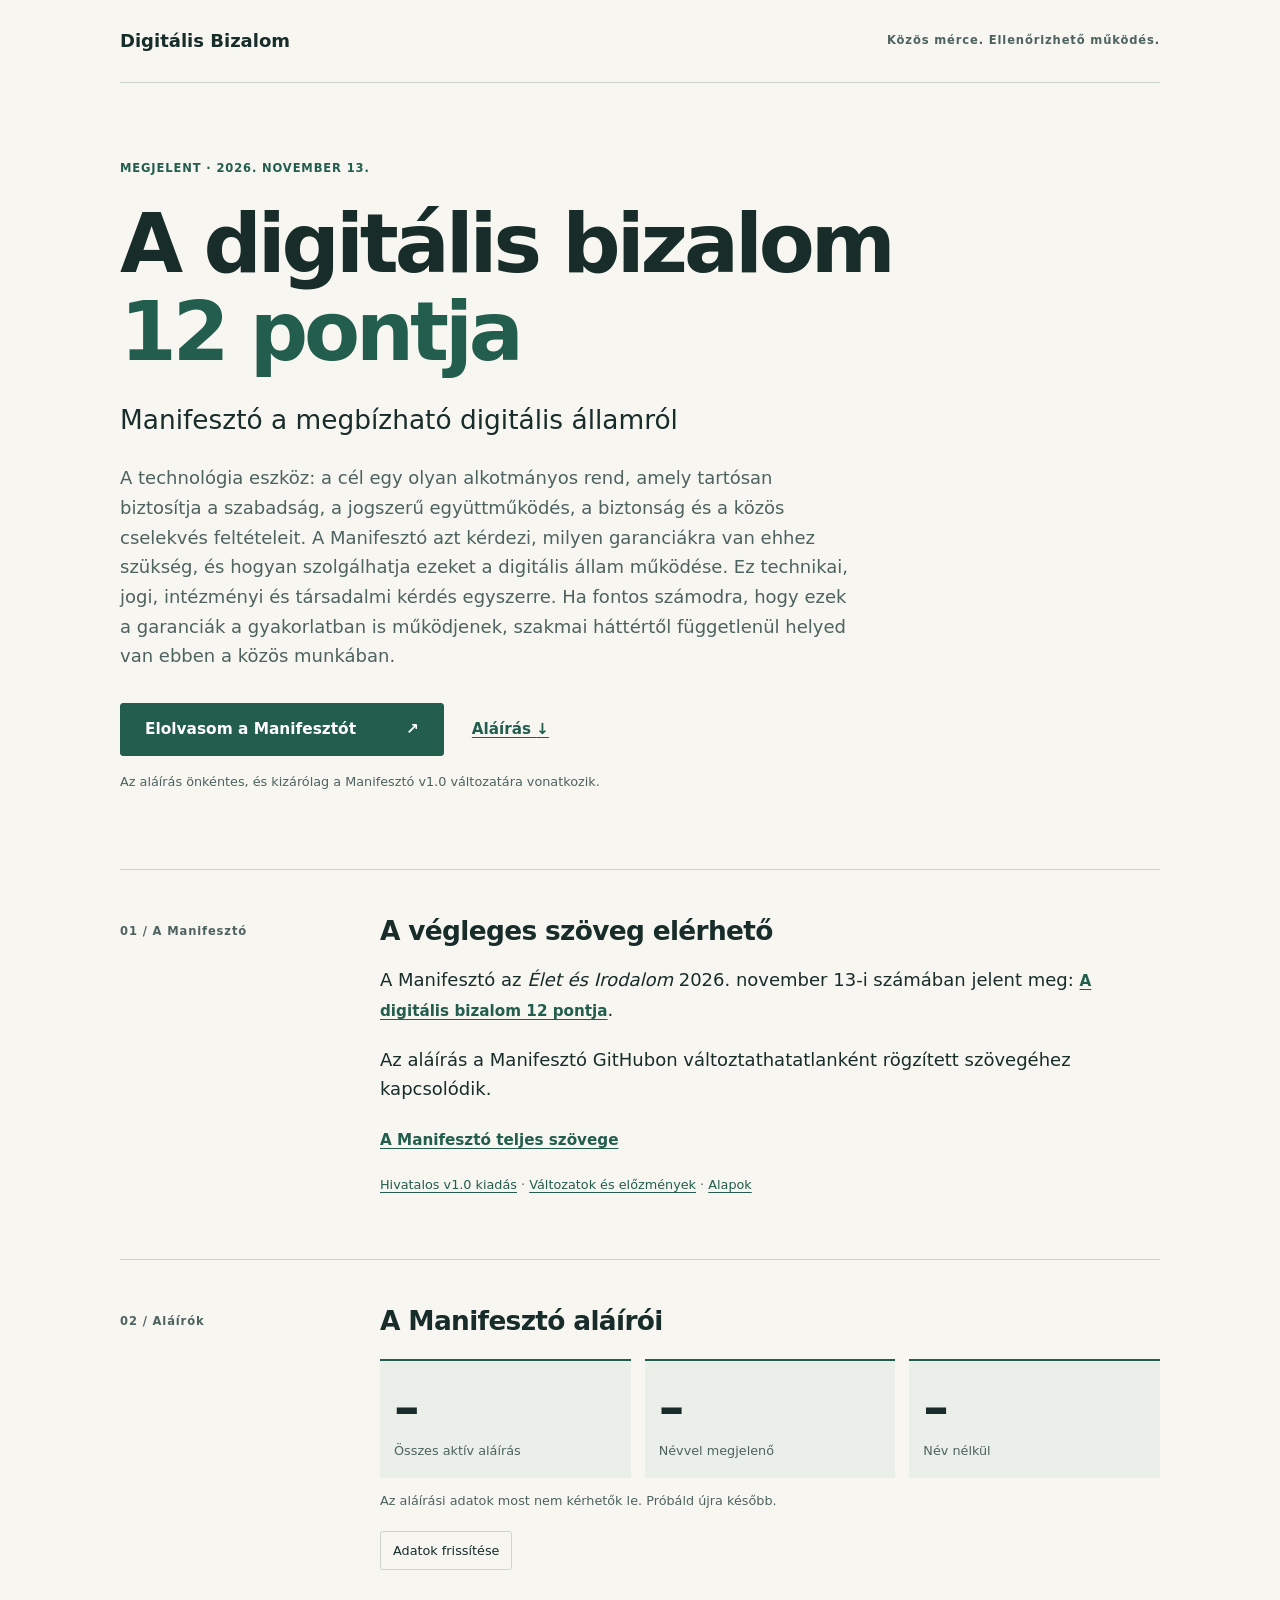
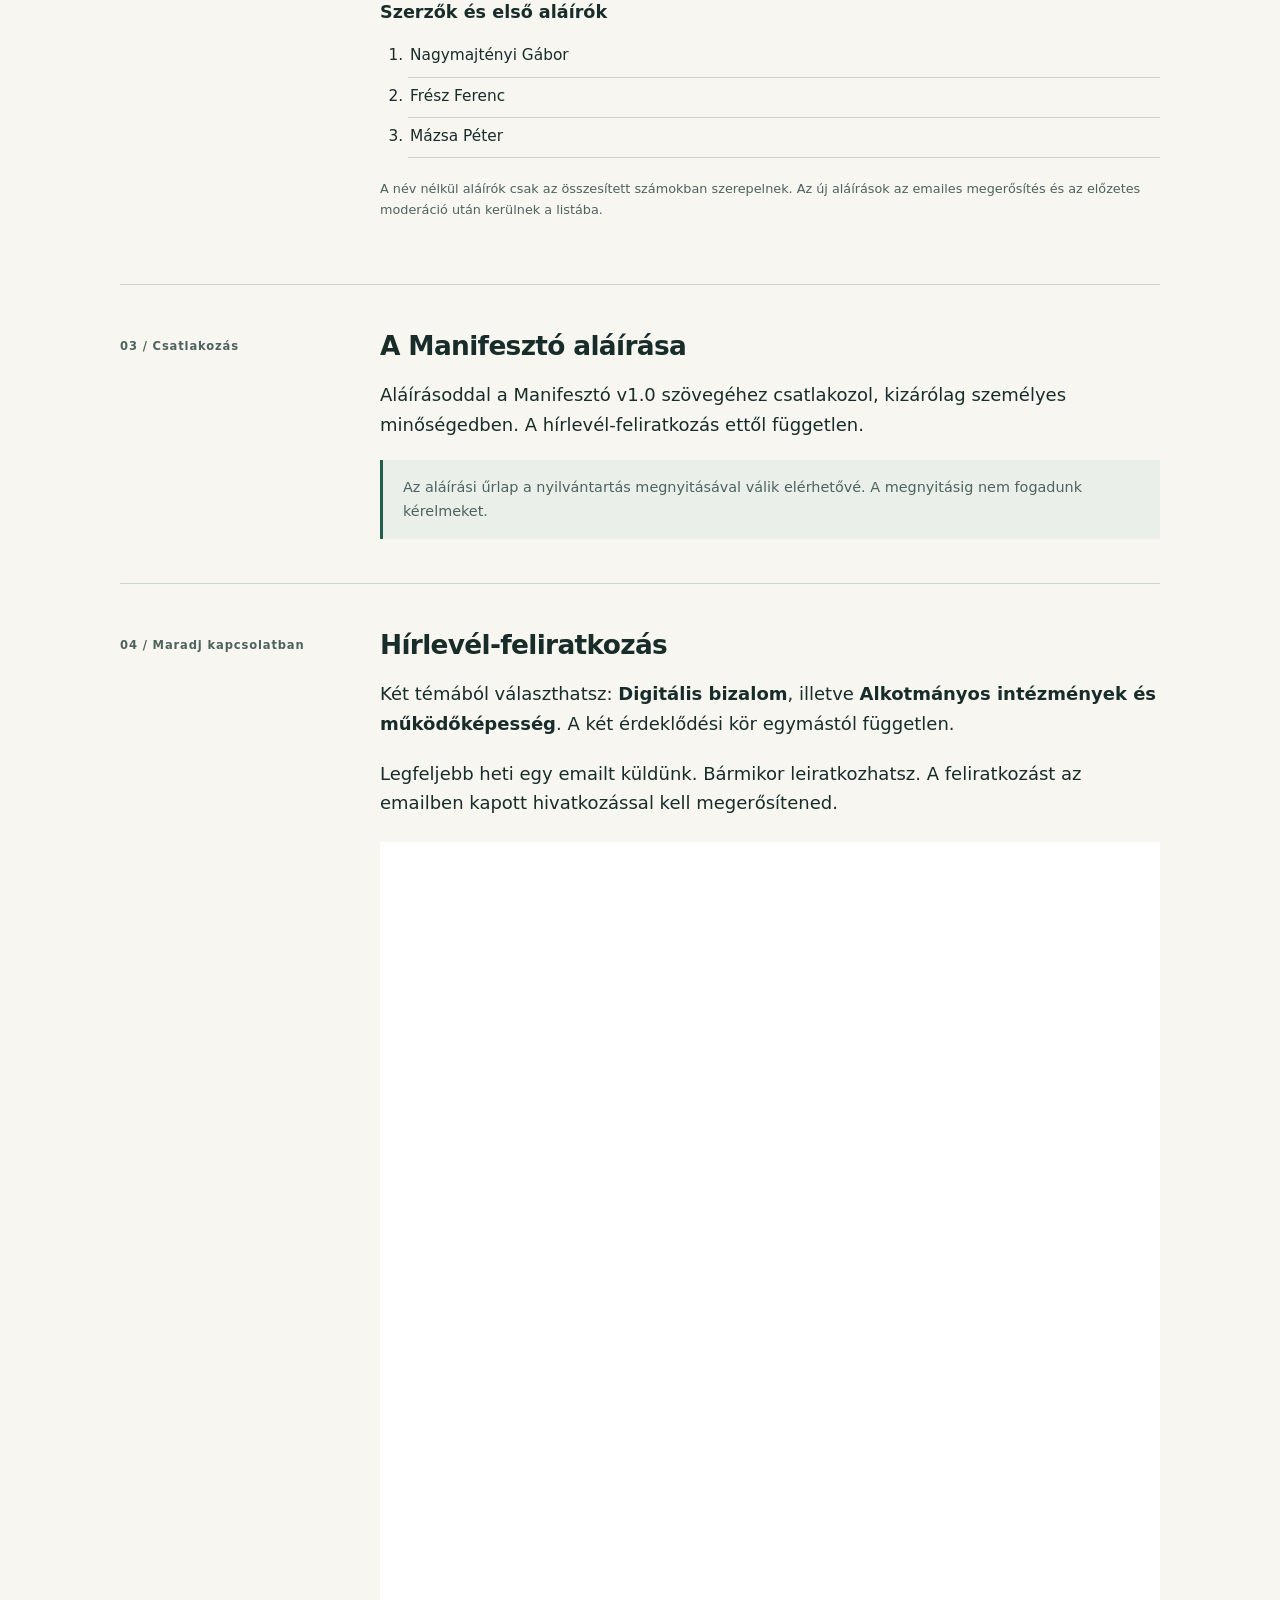
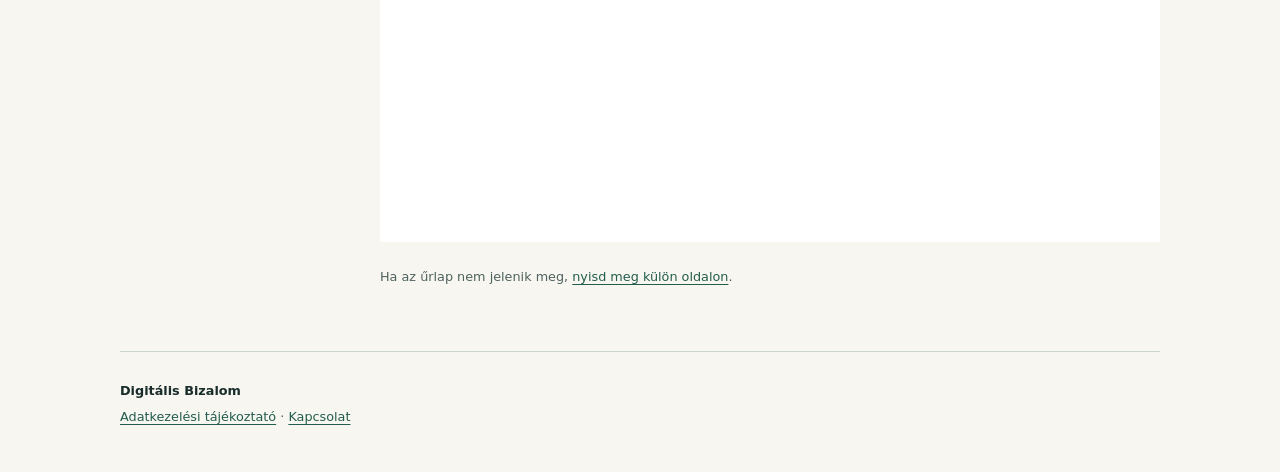
<file: index.html>
<!doctype html>
<html lang="hu">
<head>
  <meta charset="utf-8">
  <meta name="viewport" content="width=device-width, initial-scale=1">
  <title>A digitális bizalom 12 pontja · Digitális Bizalom</title>
  <meta name="description" content="A digitális bizalom 12 pontja: a Manifesztó végleges v1.0 szövege, szerzői, nyilvános aláírásai és hírlevél-feliratkozás.">
  <meta name="referrer" content="no-referrer">
  <meta http-equiv="Content-Security-Policy" content="default-src 'none'; script-src 'self' https://challenges.cloudflare.com; style-src 'self'; img-src 'self' https://challenges.cloudflare.com; connect-src 'self' https://digitalis-bizalom-signatures-api.mazsa-peter.workers.dev https://challenges.cloudflare.com; frame-src https://0edb92d4.sibforms.com https://challenges.cloudflare.com; base-uri 'none'; form-action 'none'; object-src 'none'; upgrade-insecure-requests">
  <link rel="stylesheet" href="assets/style.css?v=20261113-12">
  <link rel="icon" href="assets/icon.svg" type="image/svg+xml">
  <script src="assets/site-config.js?v=20261113-12" defer></script>
  <script src="assets/site.js?v=20261113-12" defer></script>
</head>
<body>
  <a class="skip" href="#tartalom">Ugrás a tartalomra</a>
  <header class="masthead wrap"><a class="brand" href="./">Digitális Bizalom</a><span class="edition">Közös mérce. Ellenőrizhető működés.</span></header>
  <main id="tartalom" class="wrap">
    <section class="hero" aria-labelledby="cim">
      <p class="eyebrow">Megjelent · 2026. november 13.</p>
      <h1 id="cim">A digitális bizalom<br><span>12 pontja</span></h1>
      <p class="subtitle">Manifesztó a megbízható digitális államról</p>
      <p class="intro">A technológia eszköz: a cél egy olyan alkotmányos rend, amely tartósan biztosítja a szabadság, a jogszerű együttműködés, a biztonság és a közös cselekvés feltételeit. A Manifesztó azt kérdezi, milyen garanciákra van ehhez szükség, és hogyan szolgálhatja ezeket a digitális állam működése. Ez technikai, jogi, intézményi és társadalmi kérdés egyszerre. Ha fontos számodra, hogy ezek a garanciák a gyakorlatban is működjenek, szakmai háttértől függetlenül helyed van ebben a közös munkában.</p>
      <div class="actions">
        <a class="button" href="https://github.com/digitalis-bizalom/manifesto/blob/350e31e44adb856132e9d96c203ecbd715120953/manifesto.md">Elolvasom a Manifesztót <span aria-hidden="true">↗</span></a>
        <a class="text-link" href="#alairas">Aláírás <span aria-hidden="true">↓</span></a>
      </div>
      <p class="small">Az aláírás önkéntes, és kizárólag a Manifesztó v1.0 változatára vonatkozik.</p>
    </section>
    <section id="manifesto" class="section" aria-labelledby="manifesto-cim">
      <div class="section-label">01 / A Manifesztó</div>
      <div>
        <h2 id="manifesto-cim">A végleges szöveg elérhető</h2>
        <p>A Manifesztó az <em>Élet és Irodalom</em> 2026. november 13-i számában jelent meg: <a class="text-link" href="https://www.es.hu/cikk/2026-11-13/fresz-ferenc-mazsa-peter-nagymajtenyi-gabor/a-digitalis-bizalom-12-pontja.html"><strong>A digitális bizalom 12 pontja</strong></a>.</p>
        <p>Az aláírás a Manifesztó GitHubon változtathatatlanként rögzített szövegéhez kapcsolódik.</p>
        <p><a class="text-link" href="https://github.com/digitalis-bizalom/manifesto/blob/350e31e44adb856132e9d96c203ecbd715120953/manifesto.md">A Manifesztó teljes szövege</a></p>
        <p class="small"><a href="https://github.com/digitalis-bizalom/manifesto/releases/tag/v1.0">Hivatalos v1.0 kiadás</a> · <a href="https://github.com/digitalis-bizalom/manifesto">Változatok és előzmények</a> · <a href="https://github.com/digitalis-bizalom/alapok">Alapok</a></p>
      </div>
    </section>
    <section id="alairasok" class="section" aria-labelledby="alairasok-cim">
      <div class="section-label">02 / Aláírók</div>
      <div>
        <h2 id="alairasok-cim">A Manifesztó aláírói</h2>
        <div class="stats" aria-label="Aláírások száma">
          <div class="stat"><span id="stat-total" class="stat-number" aria-label="Összes aktív aláírás">–</span><span class="stat-label">Összes aktív aláírás</span></div>
          <div class="stat"><span id="stat-visible" class="stat-number" aria-label="Névvel megjelenő aláírás">–</span><span class="stat-label">Névvel megjelenő</span></div>
          <div class="stat"><span id="stat-hidden" class="stat-number" aria-label="Név nélkül nyilvántartott aláírás">–</span><span class="stat-label">Név nélkül</span></div>
        </div>
        <p id="public-status" class="small" role="status" aria-live="polite">Az aláírások nyilvános nyilvántartása még nincs megnyitva.</p>
        <div class="public-actions"><button type="button" id="refresh-public" class="plain-button">Adatok frissítése</button><span class="small" id="public-updated"></span></div>
        <div id="authors-static">
          <h3>Szerzők és első aláírók</h3>
          <ol class="name-list"><li>Nagymajtényi Gábor</li><li>Frész Ferenc</li><li>Mázsa Péter</li></ol>
        </div>
        <div id="public-list" hidden>
          <h3 id="founders-heading">Szerzők és első aláírók</h3>
          <ol id="founders-live" class="name-list"></ol>
          <div id="others-block" hidden><h3>További nyilvános aláírók</h3><ol id="others-live" class="name-list"></ol></div>
          <button id="more-signatories" class="plain-button" type="button" hidden>További aláírók betöltése</button>
        </div>
        <p class="small">A név nélkül aláírók csak az összesített számokban szerepelnek. Az új aláírások az emailes megerősítés és az előzetes moderáció után kerülnek a listába.</p>
      </div>
    </section>
    <section id="alairas" class="section" aria-labelledby="alairas-cim">
      <div class="section-label">03 / Csatlakozás</div>
      <div>
        <h2 id="alairas-cim">A Manifesztó aláírása</h2>
        <p>Aláírásoddal a Manifesztó v1.0 szövegéhez csatlakozol, kizárólag személyes minőségedben. A hírlevél-feliratkozás ettől független.</p>
        <div id="signature-closed" class="notice" role="status">Az aláírási űrlap a nyilvántartás megnyitásával válik elérhetővé. A megnyitásig nem fogadunk kérelmeket.</div>
        <div id="signature-open" hidden>
          <form id="signature-form" class="signature-form" novalidate>
            <fieldset><legend class="form-legend">Aláíró adatai</legend>
              <div class="form-grid">
                <div class="form-field"><label for="family-name">Családi név <span aria-hidden="true">*</span></label><input id="family-name" name="family_name" type="text" autocomplete="family-name" maxlength="80" required></div>
                <div class="form-field"><label for="given-name">Utónév <span aria-hidden="true">*</span></label><input id="given-name" name="given_name" type="text" autocomplete="given-name" maxlength="80" required></div>
              </div>
              <div class="form-field"><label for="email">Email-cím <span aria-hidden="true">*</span></label><input id="email" name="email" type="email" autocomplete="email" maxlength="254" required><p class="field-hint">Az email-cím nem nyilvános. Ide küldjük az egyszer használható megerősítő kódot.</p></div>
              <div class="form-grid">
                <div class="form-field"><label for="profession">Szakmai minőség <span class="optional">(opcionális)</span></label><input id="profession" name="profession" type="text" maxlength="120"></div>
                <div class="form-field"><label for="affiliation">Intézményi kötődés <span class="optional">(opcionális)</span></label><input id="affiliation" name="affiliation" type="text" maxlength="120"></div>
              </div>
              <p class="field-hint">A szakmai és intézményi adatok nem jelentenek intézményi képviseletet. Közzétételükhöz külön hozzájárulás szükséges.</p>
            </fieldset>
            <fieldset class="choices"><legend class="form-legend">Hogyan jelenjen meg a neved? <span aria-hidden="true">*</span></legend>
              <p class="field-hint">Egyik lehetőség sincs előre kiválasztva.</p>
              <label class="choice"><input type="radio" name="display_mode" value="full" required>Teljes név (például Nagy Gyöngyi)</label>
              <label class="choice"><input type="radio" name="display_mode" value="initial" required>Részlegesen kitakart családi név (például N. Gyöngyi)</label>
              <label class="choice"><input type="radio" name="display_mode" value="none" required>Ne jelenjen meg a nevem (csak az összesített számba számítson)</label>
              <div id="extra-public-options" class="optional-choices" hidden>
                <label class="choice"><input id="publish-profession" type="checkbox" name="publish_profession">Hozzájárulok a szakmai minőségem nyilvános megjelenítéséhez, ha megadtam.</label>
                <label class="choice"><input id="publish-affiliation" type="checkbox" name="publish_affiliation">Hozzájárulok az intézményi kötődésem nyilvános megjelenítéséhez, ha megadtam.</label>
              </div>
            </fieldset>
            <fieldset class="choices"><legend class="form-legend">Nyilatkozatok</legend>
              <label class="choice"><input id="accept-statement" type="checkbox" name="accept_statement" required>Elolvastam és önkéntesen aláírom <a href="https://github.com/digitalis-bizalom/manifesto/blob/350e31e44adb856132e9d96c203ecbd715120953/manifesto.md" target="_blank" rel="noopener noreferrer">a Manifesztó v1.0 rögzített szövegét</a>. Az aláírás személyes minőségben történik, és nem terjed ki automatikusan későbbi változatokra.</label>
              <label class="choice"><input id="consent-processing" type="checkbox" name="consent_processing" required>Kifejezetten hozzájárulok az aláírásomhoz kapcsolódó személyes adataim kezeléséhez, beleértve azt az esetet is, ha az aláírás politikai véleményre utaló különleges személyes adatnak minősül (GDPR 6. cikk (1) a) és 9. cikk (2) a)). Az <a href="adatkezeles/" target="_blank" rel="noopener noreferrer">adatkezelési tájékoztatót</a> megismertem.</label>
            </fieldset>
            <p class="small">Az aláírás nyilvános megjelenését az emailes megerősítés és a moderáció előzi meg. A hozzájárulás bármikor visszavonható: <a href="mailto:digitalis-bizalom@alkotmany.org">digitalis-bizalom@alkotmany.org</a>.</p>
            <div class="turnstile-holder" id="turnstile-widget" aria-label="Automatizált beküldések elleni ellenőrzés"></div>
            <button type="submit" id="signature-submit" class="button">Aláírási kérelem beküldése</button>
            <p id="signature-feedback" role="status" aria-live="polite" class="feedback" tabindex="-1"></p>
          </form>
          <div class="confirmation-block" id="confirmation-box">
            <h3>Emailes megerősítés</h3>
            <p>A kapott kódot itt adhatod meg. A kód 30 percig érvényes; a beküldött kérelem 48 óráig erősíthető meg. A megerősítés után moderáció következik.</p>
            <form id="confirmation-form" class="confirmation-form">
              <div class="form-field"><label for="confirmation-code">Egyszer használható megerősítő kód</label><input id="confirmation-code" name="code" type="text" inputmode="text" autocomplete="one-time-code" maxlength="43" minlength="43" pattern="[A-Za-z0-9_-]{43}" spellcheck="false" autocapitalize="off" required></div>
              <button class="button" id="confirmation-submit" type="submit">Kód megerősítése</button>
              <p id="confirmation-feedback" role="status" aria-live="polite" class="feedback" tabindex="-1"></p>
            </form>
          </div>
        </div>
      </div>
    </section>
    <section id="hirlevel" class="section" aria-labelledby="hirlevel-cim">
      <div class="section-label">04 / Maradj kapcsolatban</div>
      <div>
        <h2 id="hirlevel-cim">Hírlevél-feliratkozás</h2>
        <p>Két témából választhatsz: <strong>Digitális bizalom</strong>, illetve <strong>Alkotmányos intézmények és működőképesség</strong>. A két érdeklődési kör egymástól független.</p>
        <p>Legfeljebb heti egy emailt küldünk. Bármikor leiratkozhatsz. A feliratkozást az emailben kapott hivatkozással kell megerősítened.</p>
        <iframe class="signup-frame" width="540" height="1000" src="https://0edb92d4.sibforms.com/v2/serve/[base64]" title="Feliratkozás a Digitális Bizalom hírleveleire" referrerpolicy="no-referrer" loading="lazy"></iframe>
        <p class="small">Ha az űrlap nem jelenik meg, <a href="https://0edb92d4.sibforms.com/v2/serve/[base64]" target="_blank" rel="noopener noreferrer">nyisd meg külön oldalon</a>.</p>
      </div>
    </section>
  </main>
  <footer class="wrap footer"><p>Digitális Bizalom</p><p><a href="adatkezeles/">Adatkezelési tájékoztató</a> · <a href="mailto:digitalis-bizalom@alkotmany.org">Kapcsolat</a></p></footer>
</body>
</html>
</file>
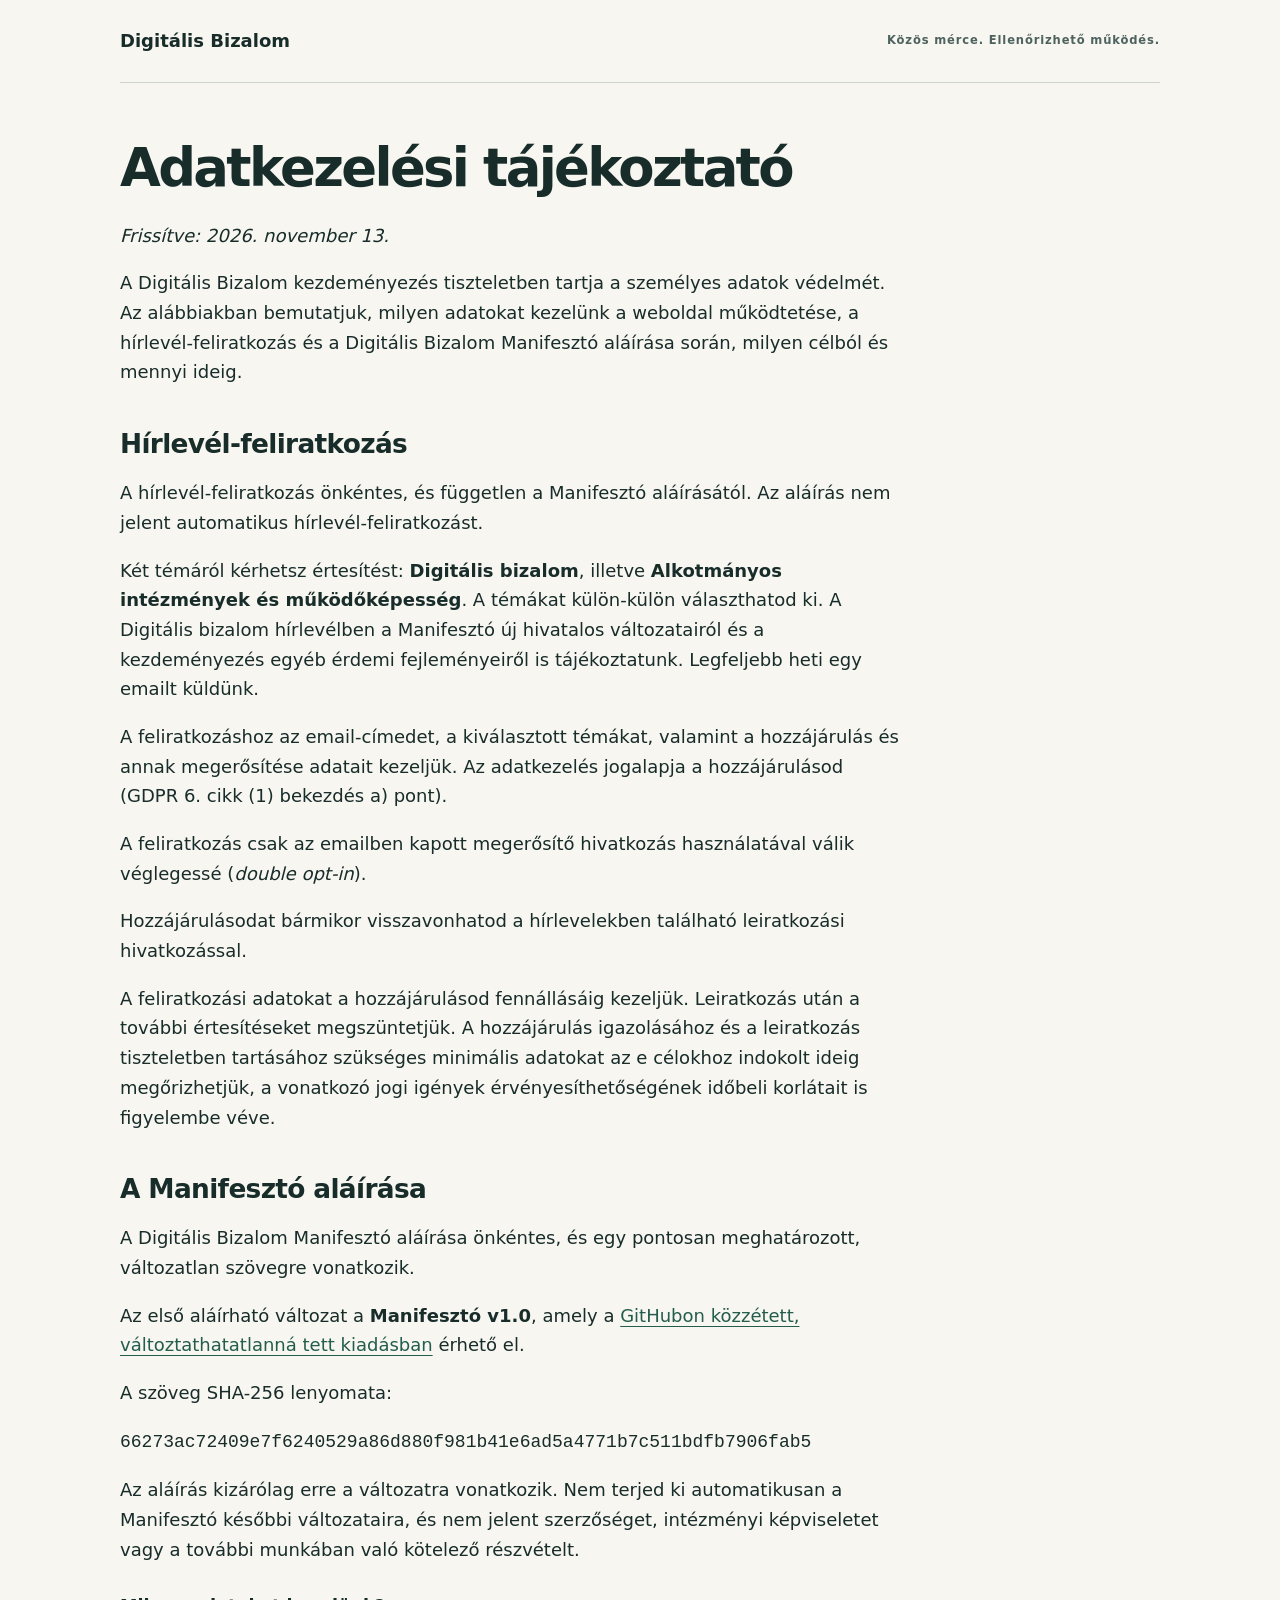
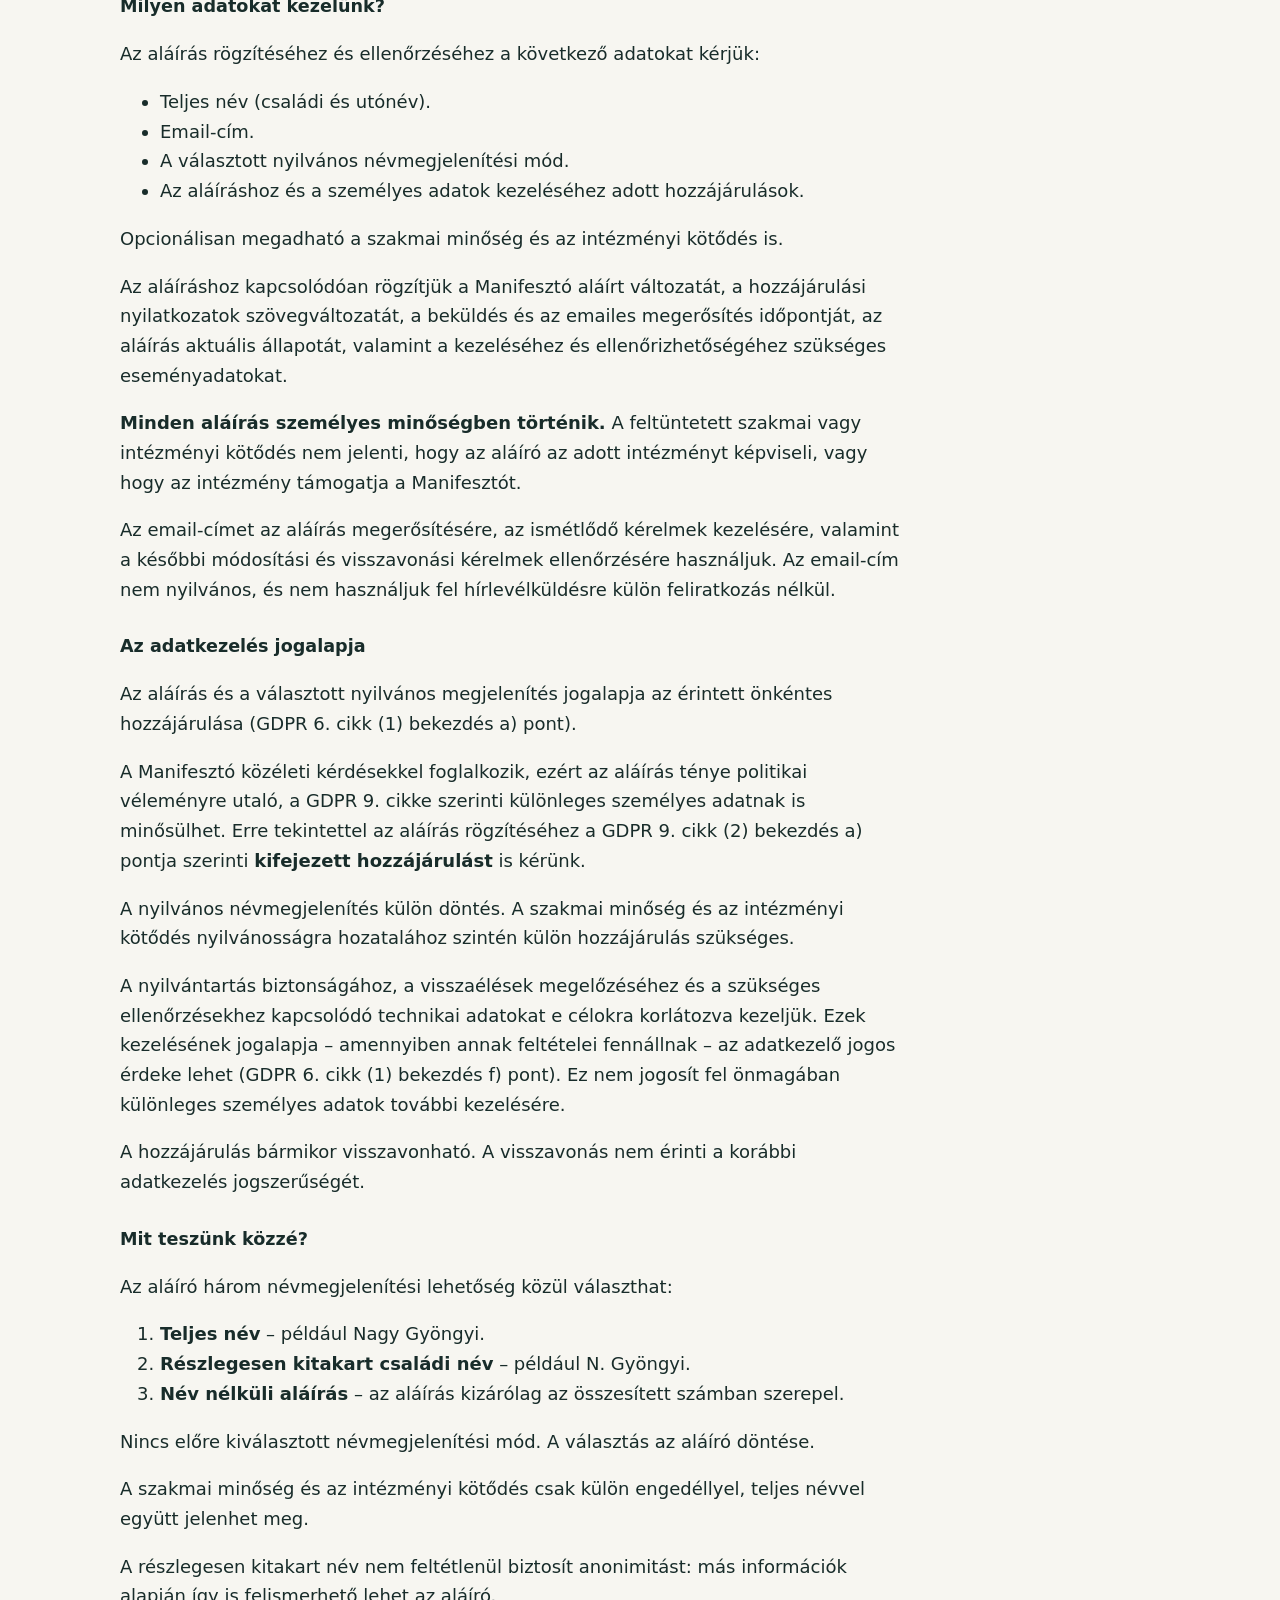
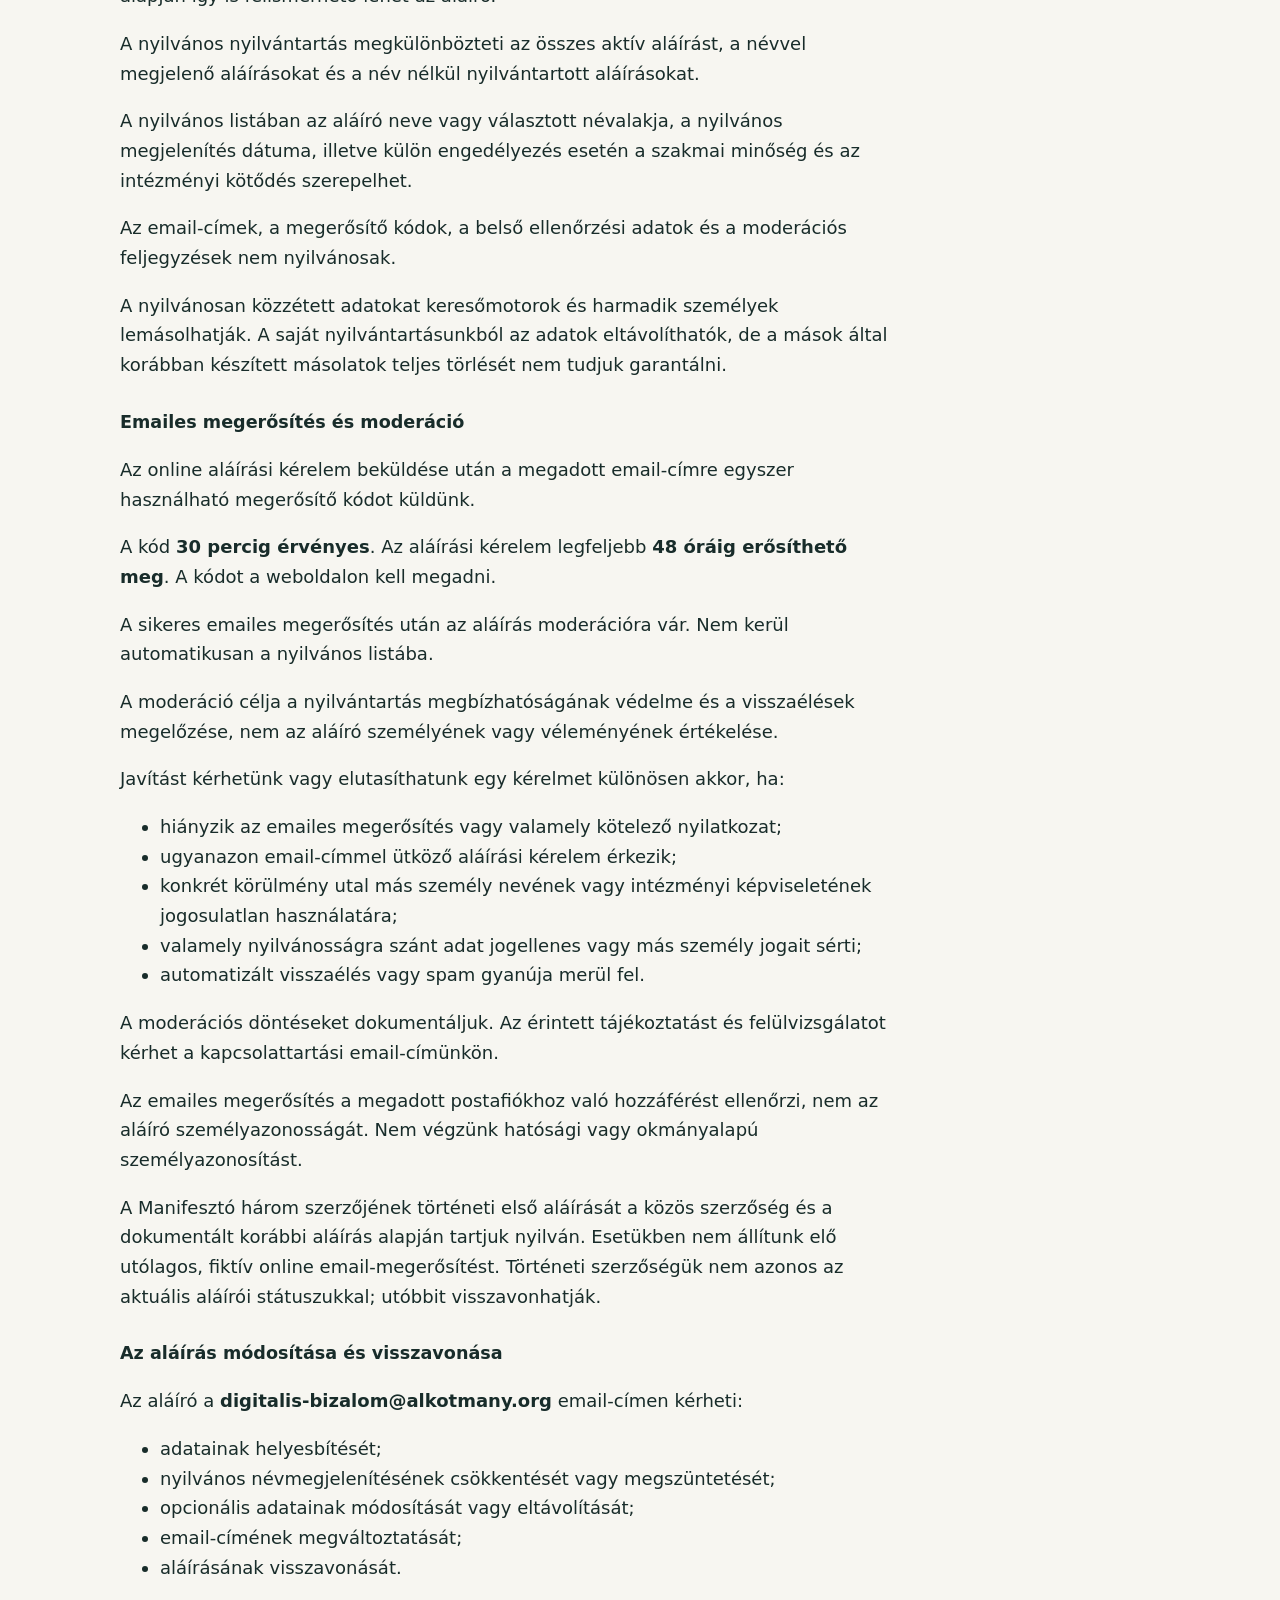
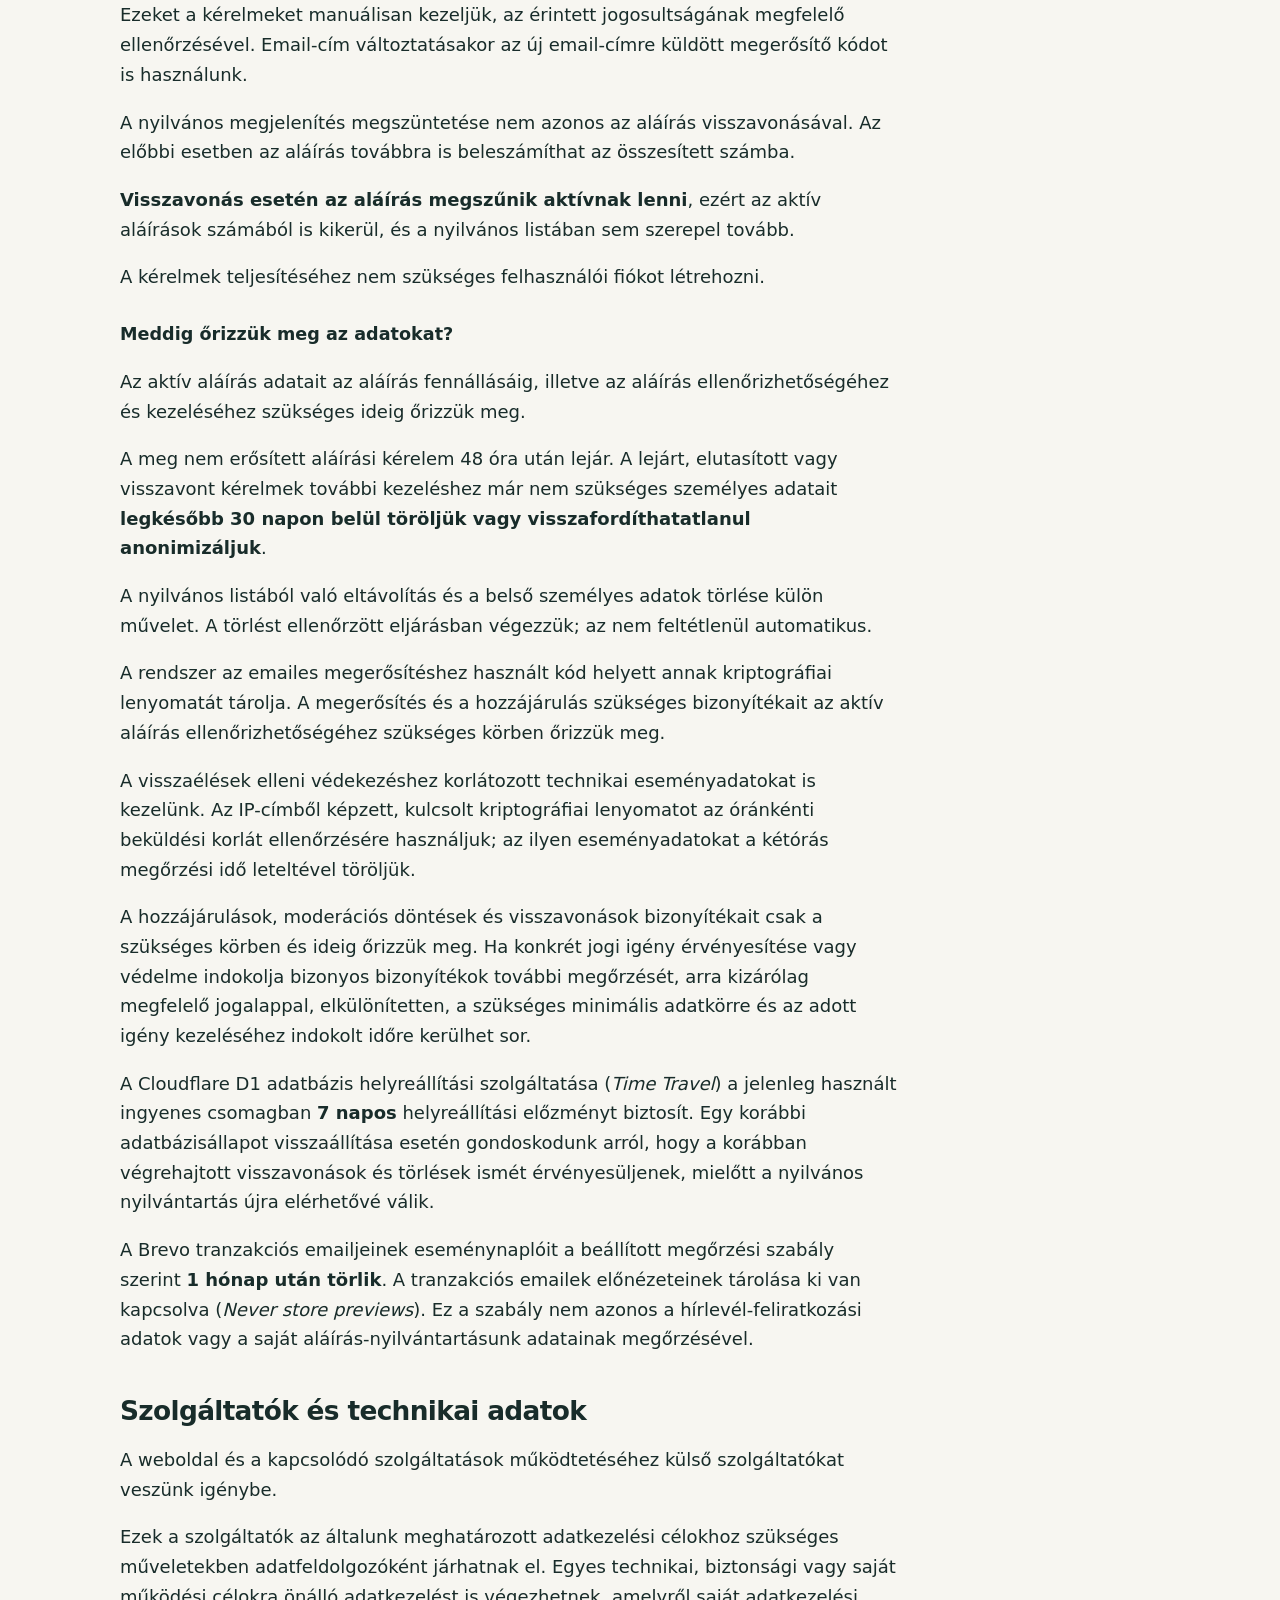
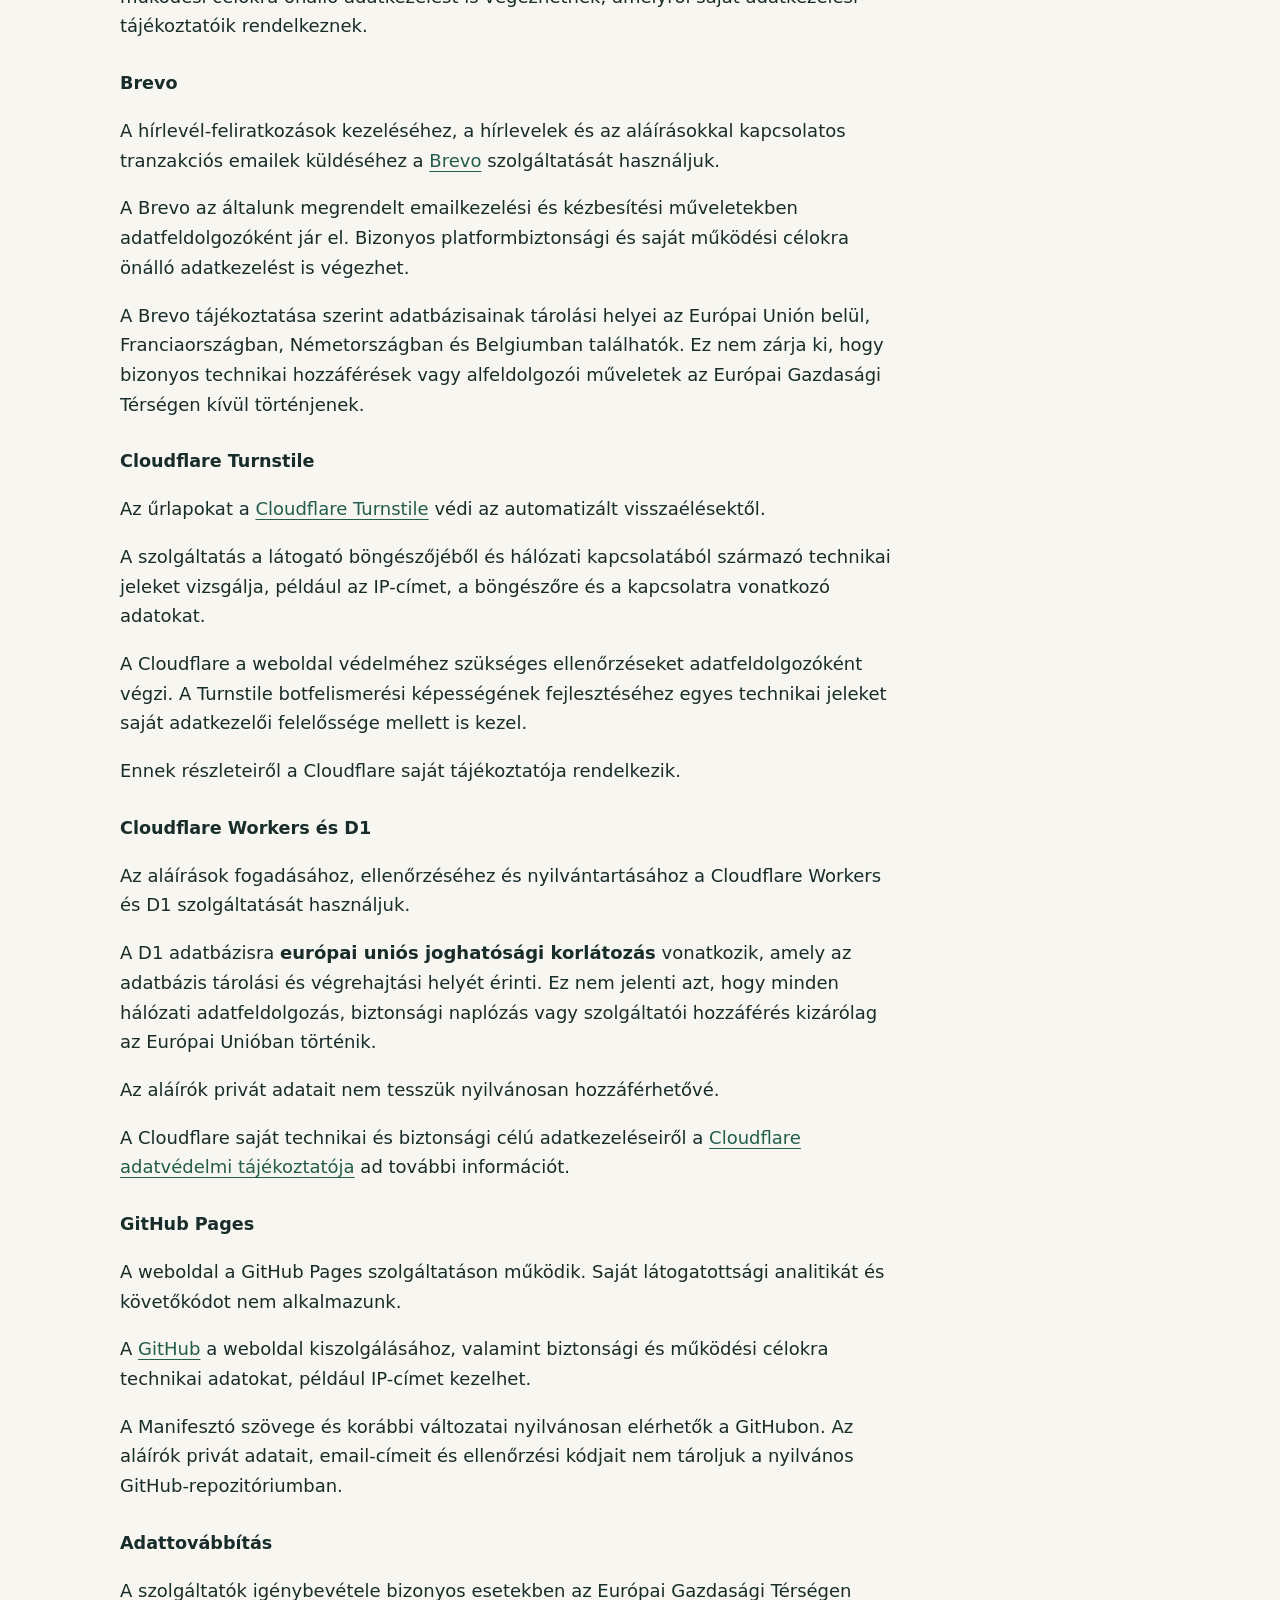
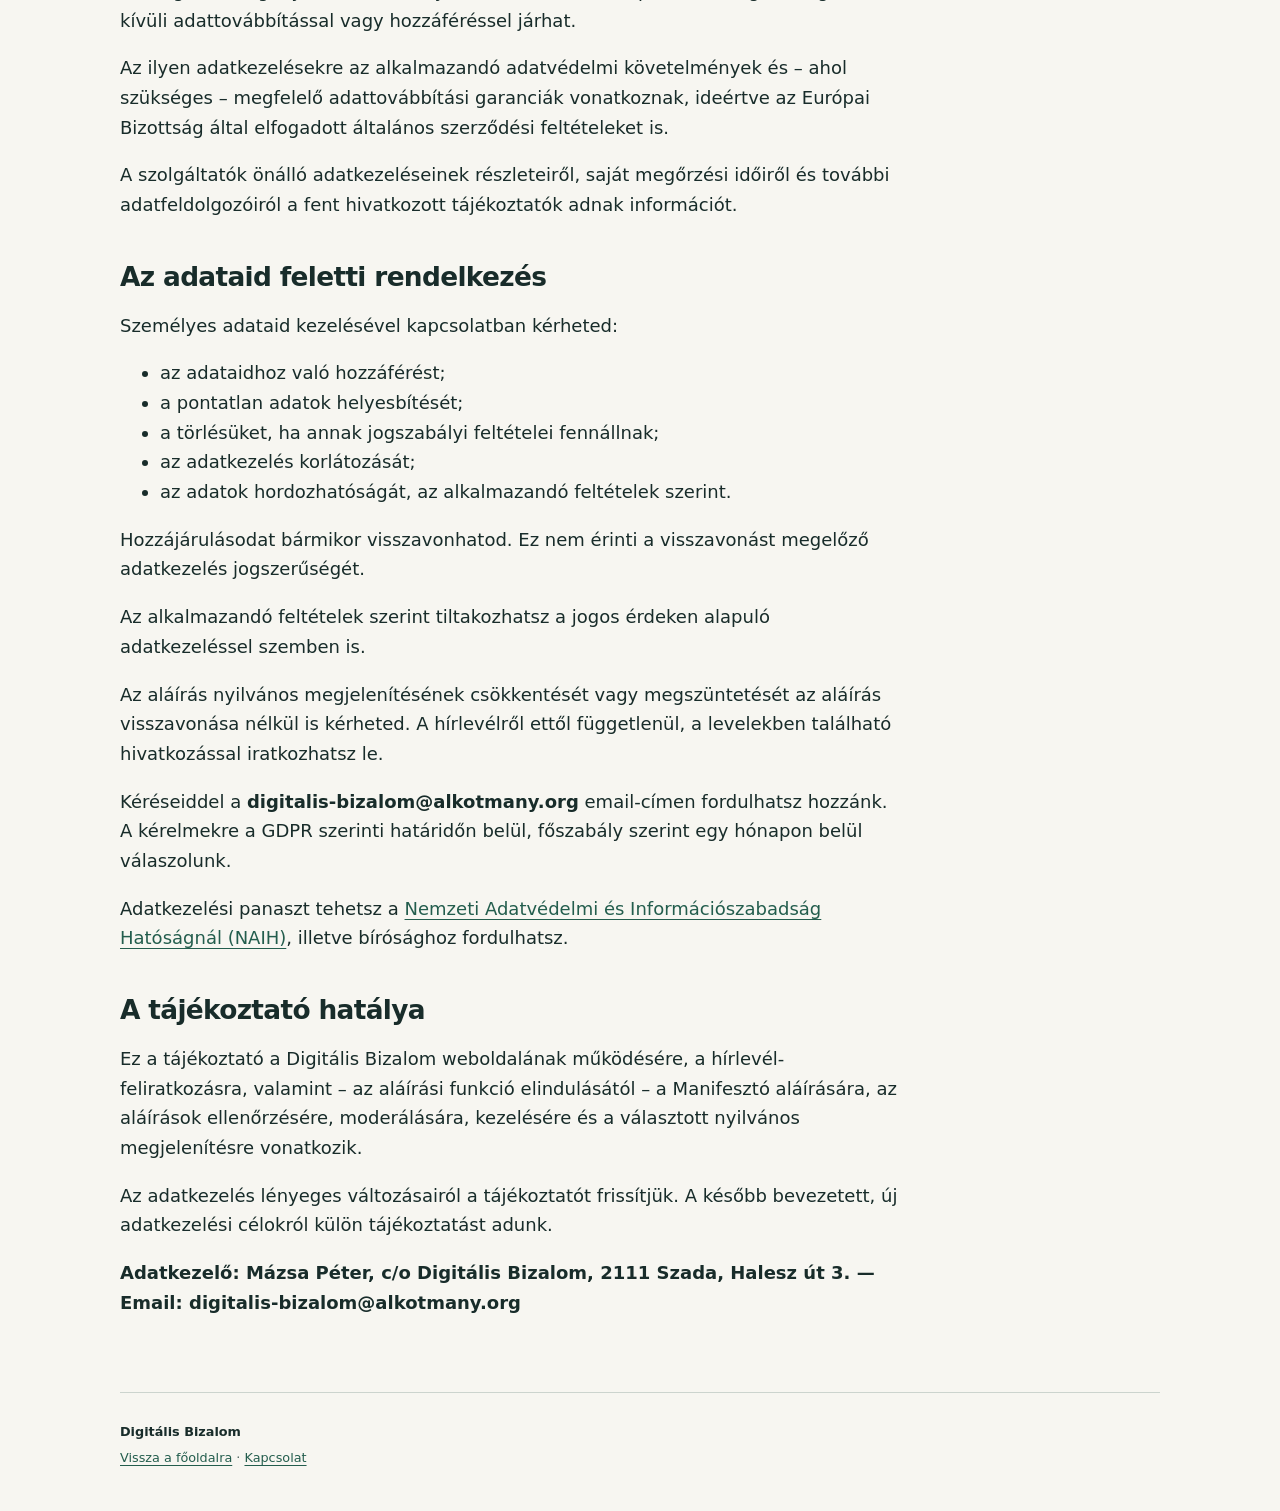
<file: adatkezeles/index.html>
<!doctype html>
<html lang="hu"><head><meta charset="utf-8"><meta name="viewport" content="width=device-width, initial-scale=1">
<title>Adatkezelési tájékoztató · Digitális Bizalom</title><meta name="description" content="A Digitális Bizalom adatkezelési tájékoztatója: hírlevél, Manifesztó aláírása, nyilvános megjelenítés és adatmegőrzés.">
<meta name="referrer" content="no-referrer"><meta http-equiv="Content-Security-Policy" content="default-src 'none'; style-src 'self'; img-src 'self'; base-uri 'none'; form-action 'none'; object-src 'none'">
<link rel="stylesheet" href="../assets/style.css"><link rel="icon" href="../assets/icon.svg" type="image/svg+xml"></head>
<body><a class="skip" href="#tartalom">Ugrás a tartalomra</a><header class="masthead wrap"><a class="brand" href="../">Digitális Bizalom</a><span class="edition">Közös mérce. Ellenőrizhető működés.</span></header>
<main id="tartalom" class="wrap"><article class="legal"><h1>Adatkezelési tájékoztató</h1>
<p><em>Frissítve: 2026. november 13.</em></p>
<p>A Digitális Bizalom kezdeményezés tiszteletben tartja a személyes adatok védelmét. Az alábbiakban bemutatjuk, milyen adatokat kezelünk a weboldal működtetése, a hírlevél-feliratkozás és a Digitális Bizalom Manifesztó aláírása során, milyen célból és mennyi ideig.</p>
<h2>Hírlevél-feliratkozás</h2>
<p>A hírlevél-feliratkozás önkéntes, és független a Manifesztó aláírásától. Az aláírás nem jelent automatikus hírlevél-feliratkozást.</p>
<p>Két témáról kérhetsz értesítést: <strong>Digitális bizalom</strong>, illetve <strong>Alkotmányos intézmények és működőképesség</strong>. A témákat külön-külön választhatod ki. A Digitális bizalom hírlevélben a Manifesztó új hivatalos változatairól és a kezdeményezés egyéb érdemi fejleményeiről is tájékoztatunk. Legfeljebb heti egy emailt küldünk.</p>
<p>A feliratkozáshoz az email-címedet, a kiválasztott témákat, valamint a hozzájárulás és annak megerősítése adatait kezeljük. Az adatkezelés jogalapja a hozzájárulásod (GDPR 6. cikk (1) bekezdés a) pont).</p>
<p>A feliratkozás csak az emailben kapott megerősítő hivatkozás használatával válik véglegessé (<em>double opt-in</em>).</p>
<p>Hozzájárulásodat bármikor visszavonhatod a hírlevelekben található leiratkozási hivatkozással.</p>
<p>A feliratkozási adatokat a hozzájárulásod fennállásáig kezeljük. Leiratkozás után a további értesítéseket megszüntetjük. A hozzájárulás igazolásához és a leiratkozás tiszteletben tartásához szükséges minimális adatokat az e célokhoz indokolt ideig megőrizhetjük, a vonatkozó jogi igények érvényesíthetőségének időbeli korlátait is figyelembe véve.</p>
<h2>A Manifesztó aláírása</h2>
<p>A Digitális Bizalom Manifesztó aláírása önkéntes, és egy pontosan meghatározott, változatlan szövegre vonatkozik.</p>
<p>Az első aláírható változat a <strong>Manifesztó v1.0</strong>, amely a <a href="https://github.com/digitalis-bizalom/manifesto/releases/tag/v1.0">GitHubon közzétett, változtathatatlanná tett kiadásban</a> érhető el.</p>
<p>A szöveg SHA-256 lenyomata:</p>
<p><code>66273ac72409e7f6240529a86d880f981b41e6ad5a4771b7c511bdfb7906fab5</code></p>
<p>Az aláírás kizárólag erre a változatra vonatkozik. Nem terjed ki automatikusan a Manifesztó későbbi változataira, és nem jelent szerzőséget, intézményi képviseletet vagy a további munkában való kötelező részvételt.</p>
<h3>Milyen adatokat kezelünk?</h3>
<p>Az aláírás rögzítéséhez és ellenőrzéséhez a következő adatokat kérjük:</p>
<ul>
<li>Teljes név (családi és utónév).</li>
<li>Email-cím.</li>
<li>A választott nyilvános névmegjelenítési mód.</li>
<li>Az aláíráshoz és a személyes adatok kezeléséhez adott hozzájárulások.</li>
</ul>
<p>Opcionálisan megadható a szakmai minőség és az intézményi kötődés is.</p>
<p>Az aláíráshoz kapcsolódóan rögzítjük a Manifesztó aláírt változatát, a hozzájárulási nyilatkozatok szövegváltozatát, a beküldés és az emailes megerősítés időpontját, az aláírás aktuális állapotát, valamint a kezeléséhez és ellenőrizhetőségéhez szükséges eseményadatokat.</p>
<p><strong>Minden aláírás személyes minőségben történik.</strong> A feltüntetett szakmai vagy intézményi kötődés nem jelenti, hogy az aláíró az adott intézményt képviseli, vagy hogy az intézmény támogatja a Manifesztót.</p>
<p>Az email-címet az aláírás megerősítésére, az ismétlődő kérelmek kezelésére, valamint a későbbi módosítási és visszavonási kérelmek ellenőrzésére használjuk. Az email-cím nem nyilvános, és nem használjuk fel hírlevélküldésre külön feliratkozás nélkül.</p>
<h3>Az adatkezelés jogalapja</h3>
<p>Az aláírás és a választott nyilvános megjelenítés jogalapja az érintett önkéntes hozzájárulása (GDPR 6. cikk (1) bekezdés a) pont).</p>
<p>A Manifesztó közéleti kérdésekkel foglalkozik, ezért az aláírás ténye politikai véleményre utaló, a GDPR 9. cikke szerinti különleges személyes adatnak is minősülhet. Erre tekintettel az aláírás rögzítéséhez a GDPR 9. cikk (2) bekezdés a) pontja szerinti <strong>kifejezett hozzájárulást</strong> is kérünk.</p>
<p>A nyilvános névmegjelenítés külön döntés. A szakmai minőség és az intézményi kötődés nyilvánosságra hozatalához szintén külön hozzájárulás szükséges.</p>
<p>A nyilvántartás biztonságához, a visszaélések megelőzéséhez és a szükséges ellenőrzésekhez kapcsolódó technikai adatokat e célokra korlátozva kezeljük. Ezek kezelésének jogalapja – amennyiben annak feltételei fennállnak – az adatkezelő jogos érdeke lehet (GDPR 6. cikk (1) bekezdés f) pont). Ez nem jogosít fel önmagában különleges személyes adatok további kezelésére.</p>
<p>A hozzájárulás bármikor visszavonható. A visszavonás nem érinti a korábbi adatkezelés jogszerűségét.</p>
<h3>Mit teszünk közzé?</h3>
<p>Az aláíró három névmegjelenítési lehetőség közül választhat:</p>
<ol>
<li><strong>Teljes név</strong> – például Nagy Gyöngyi.</li>
<li><strong>Részlegesen kitakart családi név</strong> – például N. Gyöngyi.</li>
<li><strong>Név nélküli aláírás</strong> – az aláírás kizárólag az összesített számban szerepel.</li>
</ol>
<p>Nincs előre kiválasztott névmegjelenítési mód. A választás az aláíró döntése.</p>
<p>A szakmai minőség és az intézményi kötődés csak külön engedéllyel, teljes névvel együtt jelenhet meg.</p>
<p>A részlegesen kitakart név nem feltétlenül biztosít anonimitást: más információk alapján így is felismerhető lehet az aláíró.</p>
<p>A nyilvános nyilvántartás megkülönbözteti az összes aktív aláírást, a névvel megjelenő aláírásokat és a név nélkül nyilvántartott aláírásokat.</p>
<p>A nyilvános listában az aláíró neve vagy választott névalakja, a nyilvános megjelenítés dátuma, illetve külön engedélyezés esetén a szakmai minőség és az intézményi kötődés szerepelhet.</p>
<p>Az email-címek, a megerősítő kódok, a belső ellenőrzési adatok és a moderációs feljegyzések nem nyilvánosak.</p>
<p>A nyilvánosan közzétett adatokat keresőmotorok és harmadik személyek lemásolhatják. A saját nyilvántartásunkból az adatok eltávolíthatók, de a mások által korábban készített másolatok teljes törlését nem tudjuk garantálni.</p>
<h3>Emailes megerősítés és moderáció</h3>
<p>Az online aláírási kérelem beküldése után a megadott email-címre egyszer használható megerősítő kódot küldünk.</p>
<p>A kód <strong>30 percig érvényes</strong>. Az aláírási kérelem legfeljebb <strong>48 óráig erősíthető meg</strong>. A kódot a weboldalon kell megadni.</p>
<p>A sikeres emailes megerősítés után az aláírás moderációra vár. Nem kerül automatikusan a nyilvános listába.</p>
<p>A moderáció célja a nyilvántartás megbízhatóságának védelme és a visszaélések megelőzése, nem az aláíró személyének vagy véleményének értékelése.</p>
<p>Javítást kérhetünk vagy elutasíthatunk egy kérelmet különösen akkor, ha:</p>
<ul>
<li>hiányzik az emailes megerősítés vagy valamely kötelező nyilatkozat;</li>
<li>ugyanazon email-címmel ütköző aláírási kérelem érkezik;</li>
<li>konkrét körülmény utal más személy nevének vagy intézményi képviseletének jogosulatlan használatára;</li>
<li>valamely nyilvánosságra szánt adat jogellenes vagy más személy jogait sérti;</li>
<li>automatizált visszaélés vagy spam gyanúja merül fel.</li>
</ul>
<p>A moderációs döntéseket dokumentáljuk. Az érintett tájékoztatást és felülvizsgálatot kérhet a kapcsolattartási email-címünkön.</p>
<p>Az emailes megerősítés a megadott postafiókhoz való hozzáférést ellenőrzi, nem az aláíró személyazonosságát. Nem végzünk hatósági vagy okmányalapú személyazonosítást.</p>
<p>A Manifesztó három szerzőjének történeti első aláírását a közös szerzőség és a dokumentált korábbi aláírás alapján tartjuk nyilván. Esetükben nem állítunk elő utólagos, fiktív online email-megerősítést. Történeti szerzőségük nem azonos az aktuális aláírói státuszukkal; utóbbit visszavonhatják.</p>
<h3>Az aláírás módosítása és visszavonása</h3>
<p>Az aláíró a <strong>digitalis-bizalom@alkotmany.org</strong> email-címen kérheti:</p>
<ul>
<li>adatainak helyesbítését;</li>
<li>nyilvános névmegjelenítésének csökkentését vagy megszüntetését;</li>
<li>opcionális adatainak módosítását vagy eltávolítását;</li>
<li>email-címének megváltoztatását;</li>
<li>aláírásának visszavonását.</li>
</ul>
<p>Ezeket a kérelmeket manuálisan kezeljük, az érintett jogosultságának megfelelő ellenőrzésével. Email-cím változtatásakor az új email-címre küldött megerősítő kódot is használunk.</p>
<p>A nyilvános megjelenítés megszüntetése nem azonos az aláírás visszavonásával. Az előbbi esetben az aláírás továbbra is beleszámíthat az összesített számba.</p>
<p><strong>Visszavonás esetén az aláírás megszűnik aktívnak lenni</strong>, ezért az aktív aláírások számából is kikerül, és a nyilvános listában sem szerepel tovább.</p>
<p>A kérelmek teljesítéséhez nem szükséges felhasználói fiókot létrehozni.</p>
<h3>Meddig őrizzük meg az adatokat?</h3>
<p>Az aktív aláírás adatait az aláírás fennállásáig, illetve az aláírás ellenőrizhetőségéhez és kezeléséhez szükséges ideig őrizzük meg.</p>
<p>A meg nem erősített aláírási kérelem 48 óra után lejár. A lejárt, elutasított vagy visszavont kérelmek további kezeléshez már nem szükséges személyes adatait <strong>legkésőbb 30 napon belül töröljük vagy visszafordíthatatlanul anonimizáljuk</strong>.</p>
<p>A nyilvános listából való eltávolítás és a belső személyes adatok törlése külön művelet. A törlést ellenőrzött eljárásban végezzük; az nem feltétlenül automatikus.</p>
<p>A rendszer az emailes megerősítéshez használt kód helyett annak kriptográfiai lenyomatát tárolja. A megerősítés és a hozzájárulás szükséges bizonyítékait az aktív aláírás ellenőrizhetőségéhez szükséges körben őrizzük meg.</p>
<p>A visszaélések elleni védekezéshez korlátozott technikai eseményadatokat is kezelünk. Az IP-címből képzett, kulcsolt kriptográfiai lenyomatot az óránkénti beküldési korlát ellenőrzésére használjuk; az ilyen eseményadatokat a kétórás megőrzési idő leteltével töröljük.</p>
<p>A hozzájárulások, moderációs döntések és visszavonások bizonyítékait csak a szükséges körben és ideig őrizzük meg. Ha konkrét jogi igény érvényesítése vagy védelme indokolja bizonyos bizonyítékok további megőrzését, arra kizárólag megfelelő jogalappal, elkülönítetten, a szükséges minimális adatkörre és az adott igény kezeléséhez indokolt időre kerülhet sor.</p>
<p>A Cloudflare D1 adatbázis helyreállítási szolgáltatása (<em>Time Travel</em>) a jelenleg használt ingyenes csomagban <strong>7 napos</strong> helyreállítási előzményt biztosít. Egy korábbi adatbázisállapot visszaállítása esetén gondoskodunk arról, hogy a korábban végrehajtott visszavonások és törlések ismét érvényesüljenek, mielőtt a nyilvános nyilvántartás újra elérhetővé válik.</p>
<p>A Brevo tranzakciós emailjeinek eseménynaplóit a beállított megőrzési szabály szerint <strong>1 hónap után törlik</strong>. A tranzakciós emailek előnézeteinek tárolása ki van kapcsolva (<em>Never store previews</em>). Ez a szabály nem azonos a hírlevél-feliratkozási adatok vagy a saját aláírás-nyilvántartásunk adatainak megőrzésével.</p>
<h2>Szolgáltatók és technikai adatok</h2>
<p>A weboldal és a kapcsolódó szolgáltatások működtetéséhez külső szolgáltatókat veszünk igénybe.</p>
<p>Ezek a szolgáltatók az általunk meghatározott adatkezelési célokhoz szükséges műveletekben adatfeldolgozóként járhatnak el. Egyes technikai, biztonsági vagy saját működési célokra önálló adatkezelést is végezhetnek, amelyről saját adatkezelési tájékoztatóik rendelkeznek.</p>
<h3>Brevo</h3>
<p>A hírlevél-feliratkozások kezeléséhez, a hírlevelek és az aláírásokkal kapcsolatos tranzakciós emailek küldéséhez a <a href="https://www.brevo.com/en/legal/privacypolicy/">Brevo</a> szolgáltatását használjuk.</p>
<p>A Brevo az általunk megrendelt emailkezelési és kézbesítési műveletekben adatfeldolgozóként jár el. Bizonyos platformbiztonsági és saját működési célokra önálló adatkezelést is végezhet.</p>
<p>A Brevo tájékoztatása szerint adatbázisainak tárolási helyei az Európai Unión belül, Franciaországban, Németországban és Belgiumban találhatók. Ez nem zárja ki, hogy bizonyos technikai hozzáférések vagy alfeldolgozói műveletek az Európai Gazdasági Térségen kívül történjenek.</p>
<h3>Cloudflare Turnstile</h3>
<p>Az űrlapokat a <a href="https://www.cloudflare.com/turnstile-privacy-policy/">Cloudflare Turnstile</a> védi az automatizált visszaélésektől.</p>
<p>A szolgáltatás a látogató böngészőjéből és hálózati kapcsolatából származó technikai jeleket vizsgálja, például az IP-címet, a böngészőre és a kapcsolatra vonatkozó adatokat.</p>
<p>A Cloudflare a weboldal védelméhez szükséges ellenőrzéseket adatfeldolgozóként végzi. A Turnstile botfelismerési képességének fejlesztéséhez egyes technikai jeleket saját adatkezelői felelőssége mellett is kezel.</p>
<p>Ennek részleteiről a Cloudflare saját tájékoztatója rendelkezik.</p>
<h3>Cloudflare Workers és D1</h3>
<p>Az aláírások fogadásához, ellenőrzéséhez és nyilvántartásához a Cloudflare Workers és D1 szolgáltatását használjuk.</p>
<p>A D1 adatbázisra <strong>európai uniós joghatósági korlátozás</strong> vonatkozik, amely az adatbázis tárolási és végrehajtási helyét érinti. Ez nem jelenti azt, hogy minden hálózati adatfeldolgozás, biztonsági naplózás vagy szolgáltatói hozzáférés kizárólag az Európai Unióban történik.</p>
<p>Az aláírók privát adatait nem tesszük nyilvánosan hozzáférhetővé.</p>
<p>A Cloudflare saját technikai és biztonsági célú adatkezeléseiről a <a href="https://www.cloudflare.com/privacypolicy/">Cloudflare adatvédelmi tájékoztatója</a> ad további információt.</p>
<h3>GitHub Pages</h3>
<p>A weboldal a GitHub Pages szolgáltatáson működik. Saját látogatottsági analitikát és követőkódot nem alkalmazunk.</p>
<p>A <a href="https://docs.github.com/en/site-policy/privacy-policies/github-general-privacy-statement">GitHub</a> a weboldal kiszolgálásához, valamint biztonsági és működési célokra technikai adatokat, például IP-címet kezelhet.</p>
<p>A Manifesztó szövege és korábbi változatai nyilvánosan elérhetők a GitHubon. Az aláírók privát adatait, email-címeit és ellenőrzési kódjait nem tároljuk a nyilvános GitHub-repozitóriumban.</p>
<h3>Adattovábbítás</h3>
<p>A szolgáltatók igénybevétele bizonyos esetekben az Európai Gazdasági Térségen kívüli adattovábbítással vagy hozzáféréssel járhat.</p>
<p>Az ilyen adatkezelésekre az alkalmazandó adatvédelmi követelmények és – ahol szükséges – megfelelő adattovábbítási garanciák vonatkoznak, ideértve az Európai Bizottság által elfogadott általános szerződési feltételeket is.</p>
<p>A szolgáltatók önálló adatkezeléseinek részleteiről, saját megőrzési időiről és további adatfeldolgozóiról a fent hivatkozott tájékoztatók adnak információt.</p>
<h2>Az adataid feletti rendelkezés</h2>
<p>Személyes adataid kezelésével kapcsolatban kérheted:</p>
<ul>
<li>az adataidhoz való hozzáférést;</li>
<li>a pontatlan adatok helyesbítését;</li>
<li>a törlésüket, ha annak jogszabályi feltételei fennállnak;</li>
<li>az adatkezelés korlátozását;</li>
<li>az adatok hordozhatóságát, az alkalmazandó feltételek szerint.</li>
</ul>
<p>Hozzájárulásodat bármikor visszavonhatod. Ez nem érinti a visszavonást megelőző adatkezelés jogszerűségét.</p>
<p>Az alkalmazandó feltételek szerint tiltakozhatsz a jogos érdeken alapuló adatkezeléssel szemben is.</p>
<p>Az aláírás nyilvános megjelenítésének csökkentését vagy megszüntetését az aláírás visszavonása nélkül is kérheted. A hírlevélről ettől függetlenül, a levelekben található hivatkozással iratkozhatsz le.</p>
<p>Kéréseiddel a <strong>digitalis-bizalom@alkotmany.org</strong> email-címen fordulhatsz hozzánk. A kérelmekre a GDPR szerinti határidőn belül, főszabály szerint egy hónapon belül válaszolunk.</p>
<p>Adatkezelési panaszt tehetsz a <a href="https://www.naih.hu/">Nemzeti Adatvédelmi és Információszabadság Hatóságnál (NAIH)</a>, illetve bírósághoz fordulhatsz.</p>
<h2>A tájékoztató hatálya</h2>
<p>Ez a tájékoztató a Digitális Bizalom weboldalának működésére, a hírlevél-feliratkozásra, valamint – az aláírási funkció elindulásától – a Manifesztó aláírására, az aláírások ellenőrzésére, moderálására, kezelésére és a választott nyilvános megjelenítésre vonatkozik.</p>
<p>Az adatkezelés lényeges változásairól a tájékoztatót frissítjük. A később bevezetett, új adatkezelési célokról külön tájékoztatást adunk.</p>
<p><strong>Adatkezelő: Mázsa Péter, c/o Digitális Bizalom, 2111 Szada, Halesz út 3. — Email: digitalis-bizalom@alkotmany.org</strong></p>
</article></main>
<footer class="wrap footer"><p>Digitális Bizalom</p><p><a href="../">Vissza a főoldalra</a> · <a href="mailto:digitalis-bizalom@alkotmany.org">Kapcsolat</a></p></footer></body></html>
</file>
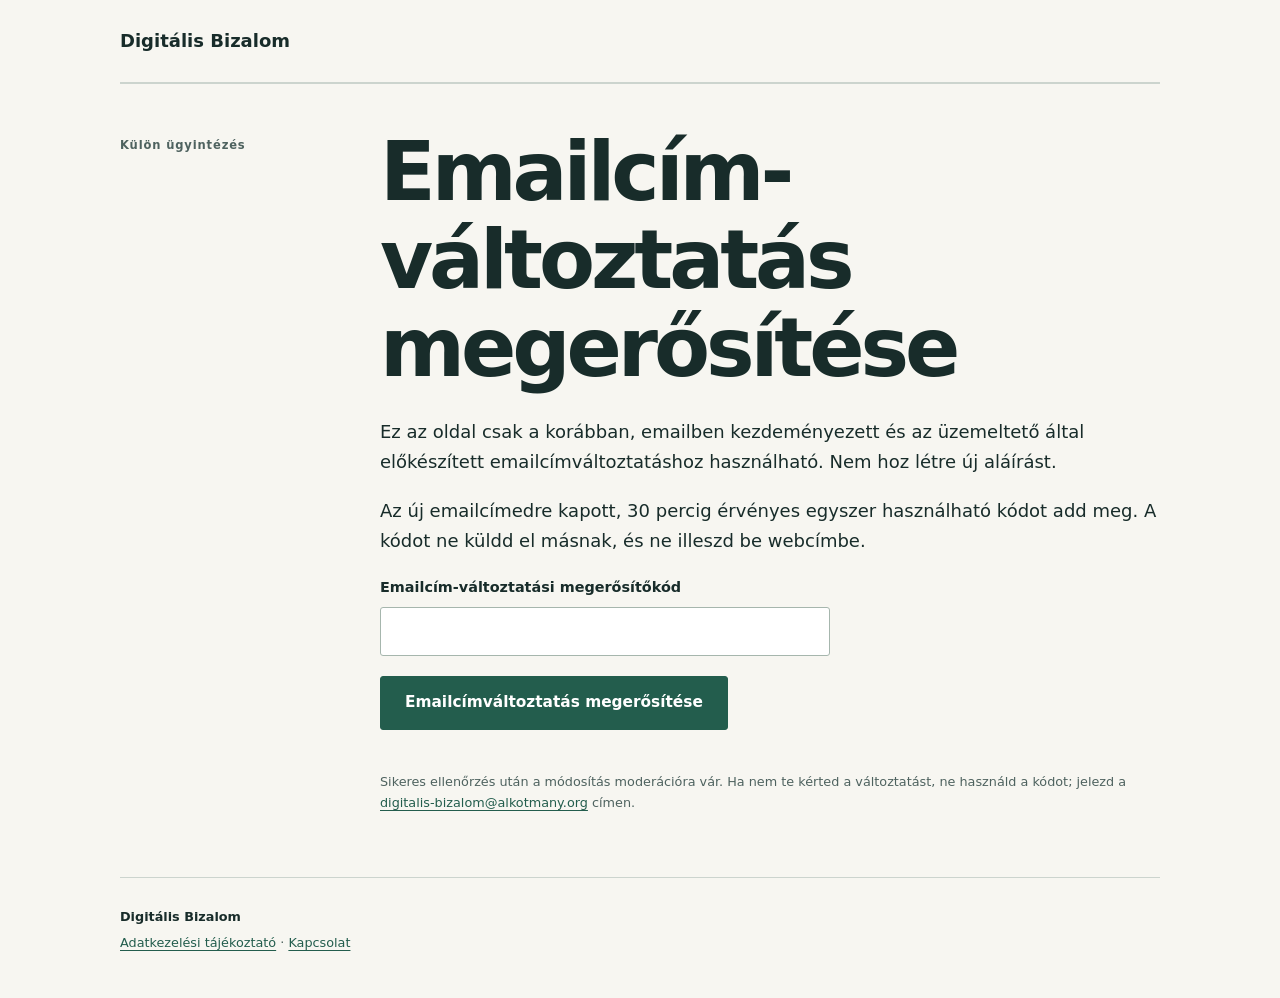
<file: emailvaltoztatas/index.html>
<!doctype html>
<html lang="hu">
<head>
  <meta charset="utf-8">
  <meta name="viewport" content="width=device-width, initial-scale=1">
  <meta name="robots" content="noindex,nofollow,noarchive">
  <meta name="referrer" content="no-referrer">
  <meta http-equiv="Content-Security-Policy" content="default-src 'none'; script-src 'self'; style-src 'self'; img-src 'self'; connect-src https://digitalis-bizalom-signatures-api.mazsa-peter.workers.dev; base-uri 'none'; form-action 'none'; object-src 'none'; upgrade-insecure-requests">
  <title>Emailcím-változtatás megerősítése · Digitális Bizalom</title>
  <link rel="stylesheet" href="../assets/style.css">
  <link rel="icon" href="../assets/icon.svg" type="image/svg+xml">
  <script src="../assets/site-config.js" defer></script>
  <script src="../assets/email-change.js" defer></script>
</head>
<body>
  <header class="masthead wrap"><a class="brand" href="../">Digitális Bizalom</a></header>
  <main class="wrap">
    <section class="section">
      <div class="section-label">Külön ügyintézés</div>
      <div>
        <h1>Emailcím-változtatás megerősítése</h1>
        <p>Ez az oldal csak a korábban, emailben kezdeményezett és az üzemeltető által előkészített emailcímváltoztatáshoz használható. Nem hoz létre új aláírást.</p>
        <p>Az új emailcímedre kapott, 30 percig érvényes egyszer használható kódot add meg. A kódot ne küldd el másnak, és ne illeszd be webcímbe.</p>
        <form id="email-change-form" class="confirmation-form">
          <div class="form-field">
            <label for="email-change-code">Emailcím-változtatási megerősítőkód</label>
            <input id="email-change-code" name="code" type="text" inputmode="text" autocomplete="one-time-code" maxlength="43" minlength="43" pattern="[A-Za-z0-9_-]{43}" spellcheck="false" autocapitalize="off" required>
          </div>
          <button class="button" id="email-change-submit" type="submit">Emailcímváltoztatás megerősítése</button>
          <p class="feedback" id="email-change-feedback" role="status" aria-live="polite" tabindex="-1"></p>
        </form>
        <p class="small">Sikeres ellenőrzés után a módosítás moderációra vár. Ha nem te kérted a változtatást, ne használd a kódot; jelezd a <a href="mailto:digitalis-bizalom@alkotmany.org">digitalis-bizalom@alkotmany.org</a> címen.</p>
      </div>
    </section>
  </main>
  <footer class="wrap footer"><p>Digitális Bizalom</p><p><a href="../adatkezeles/">Adatkezelési tájékoztató</a> · <a href="mailto:digitalis-bizalom@alkotmany.org">Kapcsolat</a></p></footer>
</body>
</html>
</file>
<file: assets/style.css>
:root{color-scheme:light;--paper:#f7f6f1;--ink:#182c2a;--muted:#4e625f;--accent:#235d4d;--line:#ccd4ce;--wash:#eaf0e9}
*{box-sizing:border-box}html{scroll-behavior:auto;scroll-padding-top:1rem}body{margin:0;background:var(--paper);color:var(--ink);font:18px/1.65 system-ui,-apple-system,BlinkMacSystemFont,"Segoe UI",sans-serif}a{color:var(--accent);text-underline-offset:.22em;text-decoration-thickness:1px}a:hover{text-decoration-thickness:2px}a:focus-visible,summary:focus-visible{outline:3px solid #966325;outline-offset:6px}.wrap{width:min(1040px,calc(100% - 64px));margin-inline:auto}.masthead{display:flex;justify-content:space-between;gap:1rem;align-items:center;padding-block:26px;border-bottom:1px solid var(--line)}.brand{text-decoration:none;font-weight:750;color:var(--ink)}.edition,.eyebrow,.section-label{font-size:.72rem;letter-spacing:.075em;font-weight:650}.edition,.section-label{color:var(--muted)}.hero{padding:76px 0 64px;max-width:850px}.eyebrow{color:var(--accent);margin:0 0 22px;text-transform:uppercase}h1{font-size:clamp(2.7rem,6.7vw,5.1rem);font-weight:650;line-height:1.08;letter-spacing:-.05em;margin:0 0 25px}h1 span{color:var(--accent)}.subtitle{font-family:inherit;font-size:clamp(1.25rem,2.8vw,1.65rem);line-height:1.45;margin:0 0 24px}.intro{max-width:735px;color:var(--muted);margin:0}.actions{display:flex;align-items:center;flex-wrap:wrap;gap:20px 28px;margin-top:32px}.button{display:inline-flex;justify-content:space-between;align-items:center;gap:50px;background:var(--accent);color:white;border:1px solid var(--accent);padding:13px 24px;min-height:52px;font-weight:650;text-decoration:none;border-radius:3px}.button:hover{background:var(--ink)}.secondary{font-size:.95rem}.small{font-size:.8rem;color:var(--muted);margin-top:15px}.section{display:grid;grid-template-columns:225px minmax(0,1fr);gap:35px;padding-block:44px;border-top:1px solid var(--line)}.section-label{padding-top:8px}.section p{margin:0 0 20px}h2{font-size:1.65rem;letter-spacing:-.025em;line-height:1.25;margin:0 0 18px;font-weight:650}h3{font-size:1.1rem;margin:28px 0 10px}.text-link{font-weight:650}.notice{padding:16px 20px;background:var(--wash);border-left:3px solid var(--accent);font-size:.9rem;color:var(--muted)}.interest-box{border:1px solid var(--line);border-radius:3px;padding:22px;margin-top:28px}.interest-box h3{margin-top:0}.interest-box p,legend{font-size:.88rem;color:var(--muted)}fieldset{border:0;padding:0;margin:0}legend{padding:0 0 10px}label{display:flex;align-items:flex-start;gap:10px;padding:8px 0;font-size:.95rem}input[type=checkbox]{flex-shrink:0;width:19px;height:19px;margin:5px 0 0;accent-color:var(--accent)}table{border-collapse:collapse;width:100%;font-size:.95rem}th,td{text-align:left;padding:12px 10px;border-bottom:1px solid var(--line);overflow-wrap:anywhere}caption{text-align:left;font-size:.85rem;color:var(--muted);margin-bottom:12px}.footer{border-top:1px solid var(--line);padding-block:28px 40px;color:var(--muted);font-size:.8rem}.footer>p{margin:0 0 5px}.footer>p:first-child{color:var(--ink);font-weight:650}details{margin-top:18px;max-width:760px}summary{cursor:pointer;padding-block:6px}.skip{position:absolute;top:0;left:24px;padding:12px;background:var(--ink);color:white;transform:translateY(-150%)}.skip:focus{transform:translateY(0)}
@media(max-width:650px){body{font-size:17px}.wrap{width:calc(100% - 40px)}.masthead{padding-block:20px}.edition{display:none}.hero{padding:48px 0 40px}.section{grid-template-columns:1fr;gap:16px;padding-block:32px}.section-label{padding:0}.interest-box{padding:18px}.button{gap:34px}.actions{gap:18px}.secondary{padding-block:8px}}
@media print{body{background:white;color:black;font-size:11pt}.wrap{width:100%}.hero{padding-block:20px}.section{padding-block:20px;break-inside:avoid}.skip,.actions,fieldset{display:none}.footer{padding-bottom:0}a{color:black}.notice{background:white}}

.signup-frame{display:block;width:100%;max-width:100%;height:1000px;border:0;background:white;margin:24px auto}.legal{max-width:780px;padding:56px 0}.legal h1{font-size:clamp(2rem,5vw,3.3rem)}.legal h2{margin-top:40px}.legal p{overflow-wrap:anywhere}@media(max-width:650px){.signup-frame{height:1200px}.legal{padding:36px 0}}
/* Manifesztó v1.0 – public registry and signature form */
button{font:inherit;cursor:pointer}button:disabled{opacity:.55;cursor:not-allowed}
.button{cursor:pointer;text-align:left;font-size:.96rem}.text-link{font-size:.95rem}
.stats{display:grid;grid-template-columns:repeat(3,minmax(0,1fr));gap:14px;margin:22px 0 12px}
.stat{border-top:2px solid var(--accent);background:var(--wash);padding:18px 14px;min-height:118px;display:flex;flex-direction:column;gap:7px}
.stat-number{font-size:clamp(2rem,4vw,3.2rem);font-weight:650;letter-spacing:-.055em;line-height:1.1;font-variant-numeric:tabular-nums}
.stat-label{font-size:.8rem;color:var(--muted);line-height:1.4}
.public-actions{display:flex;align-items:center;gap:18px;flex-wrap:wrap;margin:10px 0 18px}
.public-actions .small{margin:0}.plain-button{border:1px solid var(--line);color:var(--ink);background:transparent;padding:8px 12px;border-radius:3px;font-size:.8rem}.plain-button:hover{border-color:var(--accent);background:var(--wash)}
.name-list{list-style:decimal;margin:10px 0 20px;padding-left:28px;font-size:.96rem}.name-list li{padding:6px 8px 8px 2px;border-bottom:1px solid var(--line)}
.signatory-name{font-weight:560}.signatory-meta,.signatory-date{display:block;font-size:.78rem;color:var(--muted)}.signatory-date{font-variant-numeric:tabular-nums}
.signature-form{margin-top:24px;max-width:760px}.signature-form fieldset{padding:0 0 22px;margin:0 0 25px;border-bottom:1px solid var(--line)}.signature-form fieldset:last-of-type{border-bottom:0;margin-bottom:0}
.form-legend{color:var(--ink);font-weight:650;font-size:1.05rem;margin-bottom:14px;padding:0}
.form-grid{display:grid;grid-template-columns:repeat(2,minmax(0,1fr));gap:22px}.form-field{margin:0 0 20px}.form-field label{display:block;font-weight:580;padding:0 0 7px;font-size:.9rem}.form-field input{background:white;border:1px solid #a6b6ad;border-radius:3px;width:100%;padding:12px 13px;min-height:47px;color:var(--ink);font:inherit;font-size:.9rem}.form-field input:focus-visible{outline:3px solid #966325;outline-offset:2px}.optional{font-weight:400;color:var(--muted)}
.field-hint{color:var(--muted);font-size:.8rem;line-height:1.5;margin:3px 0 14px!important}
.signature-form .choices .choice{display:flex;align-items:flex-start;gap:10px;margin:0 0 4px;padding:7px 2px;font-size:.88rem;line-height:1.55;cursor:pointer}
.choice input{width:18px;height:18px;accent-color:var(--accent);flex:0 0 auto;margin:4px 1px 0 0}.choice a{display:inline}
.optional-choices{padding:12px 10px;margin-top:8px;background:var(--wash);border-left:3px solid var(--accent)}
.turnstile-holder{margin:20px 0 20px;min-height:65px}.feedback{margin:18px 0 0;font-size:.88rem;min-height:1.5em;color:var(--muted)}.feedback-success{font-weight:550;color:var(--accent)}.feedback-error{font-weight:550;color:#8c342a}
.confirmation-block{border-top:1px solid var(--line);padding-top:14px;margin-top:32px}.confirmation-block h3{margin-top:12px}.confirmation-form{max-width:450px}.confirmation-form input{font-family:ui-monospace,SFMono-Regular,Consolas,monospace;letter-spacing:.04em;font-size:.9rem;}
[hidden]{display:none!important}
@media(max-width:650px){.stats{gap:7px}.stat{padding:14px 9px;min-height:115px}.stat-number{font-size:2.05rem}.stat-label{font-size:.72rem}.form-grid{grid-template-columns:1fr;gap:0}.signature-form{margin-top:18px}.button{gap:14px}}
@media print{.stats{grid-template-columns:repeat(3,1fr)}.signature-form,.confirmation-block,.public-actions,.signup-frame{display:none}}
</file>
